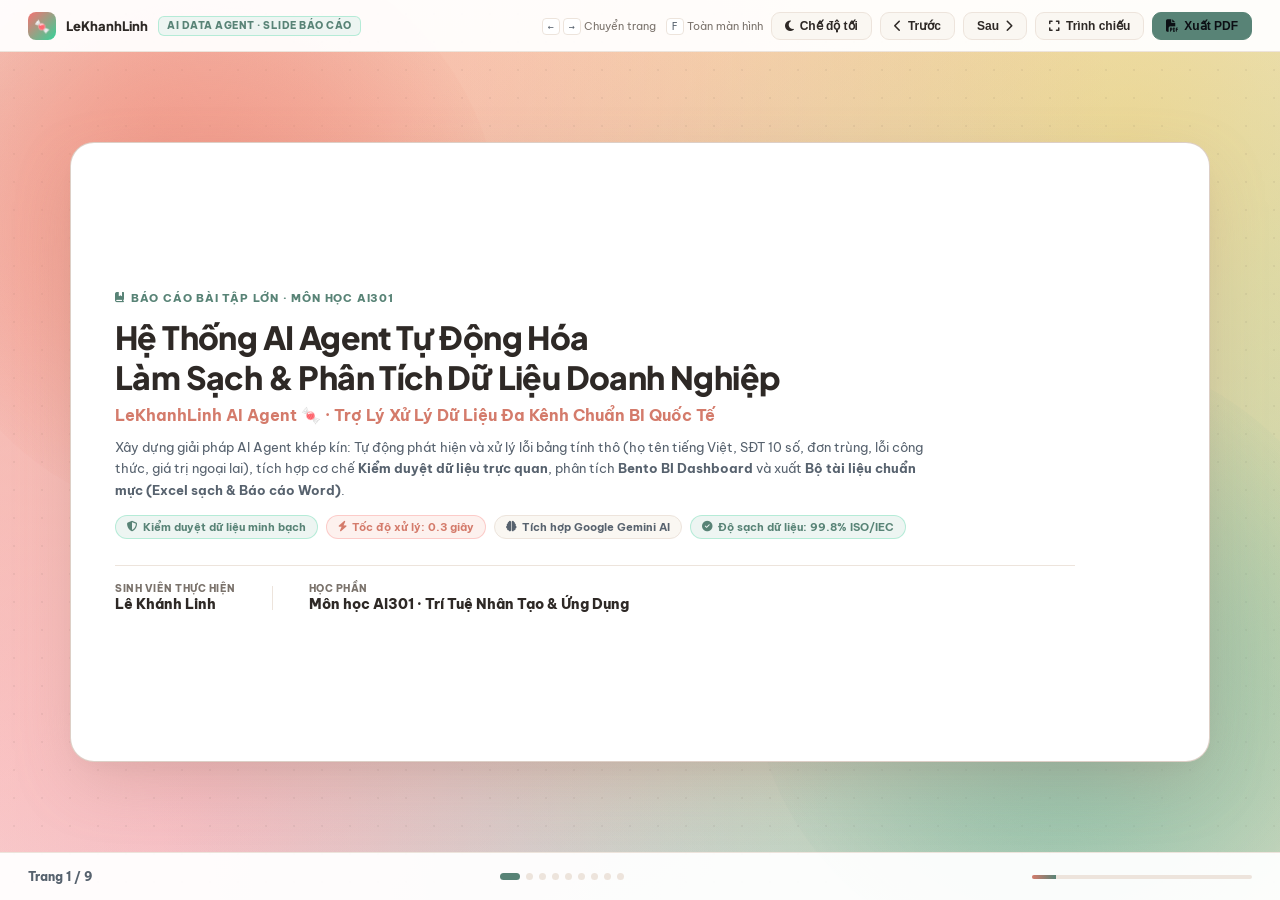
<file: bao-cao-agent-slides.html>
<!DOCTYPE html>
<html lang="vi" data-theme="light">
<head>
  <meta charset="UTF-8" />
  <meta name="viewport" content="width=device-width, initial-scale=1.0" />
  <title>Báo Cáo Nghiên Cứu & Phát Triển · LeKhanhLinh AI Agent 🍬</title>
  
  <!-- Google Fonts & Font Awesome 6 -->
  <link rel="preconnect" href="https://fonts.googleapis.com" />
  <link rel="preconnect" href="https://fonts.gstatic.com" crossorigin />
  <link href="https://fonts.googleapis.com/css2?family=Be+Vietnam+Pro:wght@400;500;600;700;800;900&family=Plus+Jakarta+Sans:wght@400;500;600;700;800;900&display=swap" rel="stylesheet" />
  <link rel="stylesheet" href="https://cdnjs.cloudflare.com/ajax/libs/font-awesome/6.5.1/css/all.min.css" />

  <style>
    /* ==========================================================================
       THEME VARIABLES:
       LIGHT: Signature Agent Pastel (Warm Ivory, Rich Ombre Canvas, Coral & Sage)
       DARK: Executive Midnight (Deep Dark Palette)
       ========================================================================== */
    :root, [data-theme="light"] {
      --bg-page: #F4ECE3;
      --bg-surface: rgba(255, 255, 255, 0.94);
      --surface-slide: #FFFFFF;
      --border-slide: rgba(220, 205, 195, 0.95);
      --surface-card: #FAF7F2;
      --surface-card-hover: #FFFFFF;
      --border-subtle: #EDE4DC;
      --border-focus: #ECA294;
      
      --text-main: #2E2926;
      --text-sub: #57626E;
      --text-muted: #7A726B;
      
      --accent-coral: #D47B6B;
      --accent-coral-soft: #FDF1EE;
      --accent-sage: #588376;
      --accent-sage-soft: #EDF5F2;
      --accent-amber: #D97706;
      --accent-amber-soft: #FEF3C7;
      --accent-blue: #3B82F6;
      --accent-blue-soft: #EFF6FF;
      
      --shadow-card: 0 4px 14px -2px rgba(210, 195, 185, 0.45);
      --shadow-slide: 0 24px 64px -12px rgba(180, 140, 125, 0.38), 0 8px 24px -4px rgba(0, 0, 0, 0.04);
    }

    [data-theme="dark"] {
      --bg-page: #0C0F14;
      --bg-surface: #141A23;
      --surface-slide: #141A23;
      --border-slide: #242E3F;
      --surface-card: #19202D;
      --surface-card-hover: #1E2737;
      --border-subtle: #242E3F;
      --border-focus: #3B82F6;
      
      --text-main: #F1F5F9;
      --text-sub: #94A3B8;
      --text-muted: #64748B;
      
      --accent-coral: #F87171;
      --accent-coral-soft: rgba(248, 113, 113, 0.15);
      --accent-sage: #34D399;
      --accent-sage-soft: rgba(52, 211, 153, 0.15);
      --accent-amber: #FBBF24;
      --accent-amber-soft: rgba(251, 191, 36, 0.15);
      --accent-blue: #60A5FA;
      --accent-blue-soft: rgba(96, 165, 250, 0.15);
      
      --shadow-card: 0 4px 20px -2px rgba(0, 0, 0, 0.35);
      --shadow-slide: 0 20px 48px -8px rgba(0, 0, 0, 0.6);
    }

    * {
      box-sizing: border-box;
      margin: 0;
      padding: 0;
      -webkit-font-smoothing: antialiased;
    }

    body {
      background-color: var(--bg-page);
      color: var(--text-main);
      font-family: 'Be Vietnam Pro', 'Plus Jakarta Sans', sans-serif;
      overflow: hidden;
      height: 100vh;
      width: 100vw;
      display: flex;
      flex-direction: column;
      user-select: none;
      transition: background-color 0.3s ease, color 0.3s ease;
    }

    /* Top Control Bar */
    .top-bar {
      height: 52px;
      padding: 0 28px;
      display: flex;
      align-items: center;
      justify-content: space-between;
      border-bottom: 1px solid var(--border-subtle);
      background: var(--bg-surface);
      z-index: 50;
      flex-shrink: 0;
    }

    .brand-pill {
      display: flex;
      align-items: center;
      gap: 10px;
      font-size: 13px;
      font-weight: 800;
    }

    .brand-avatar {
      width: 28px;
      height: 28px;
      border-radius: 8px;
      background: linear-gradient(135deg, #F87171, #34D399);
      display: flex;
      align-items: center;
      justify-content: center;
      font-size: 13px;
    }

    .brand-badge {
      background: var(--accent-sage-soft);
      color: var(--accent-sage);
      border: 1px solid rgba(52, 211, 153, 0.3);
      padding: 2.5px 8px;
      border-radius: 6px;
      font-size: 10px;
      font-weight: 800;
      text-transform: uppercase;
      letter-spacing: 0.5px;
    }

    .nav-actions {
      display: flex;
      align-items: center;
      gap: 8px;
    }

    .btn-nav {
      background: var(--surface-card);
      border: 1px solid var(--border-subtle);
      color: var(--text-main);
      padding: 6px 13px;
      border-radius: 9px;
      font-size: 12px;
      font-weight: 700;
      cursor: pointer;
      display: inline-flex;
      align-items: center;
      gap: 6px;
      transition: all 0.18s ease;
      outline: none;
    }

    .btn-nav:hover {
      background: var(--surface-card-hover);
      border-color: var(--text-muted);
      transform: translateY(-1px);
    }

    .btn-nav.primary {
      background: var(--accent-sage);
      color: #0C0F14;
      border-color: var(--accent-sage);
      font-weight: 800;
    }

    .btn-nav.primary:hover {
      opacity: 0.92;
    }

    .shortcut-legend {
      font-size: 11px;
      color: var(--text-muted);
      display: flex;
      align-items: center;
      gap: 10px;
    }

    .kbd-key {
      padding: 2px 5px;
      background: var(--bg-surface);
      border: 1px solid var(--border-subtle);
      border-radius: 4px;
      font-family: monospace;
      font-size: 10px;
      color: var(--text-sub);
    }

    /* Slide Viewport */
    .slide-viewport {
      flex: 1;
      position: relative;
      overflow: hidden;
      display: flex;
      align-items: center;
      justify-content: center;
      padding: 20px 28px;
      z-index: 10;
    }

    .slide {
      position: absolute;
      width: min(1140px, 94vw);
      height: min(620px, 86vh);
      background: var(--surface-slide);
      border: 1px solid var(--border-slide);
      border-radius: 24px;
      box-shadow: var(--shadow-slide);
      padding: 34px 44px;
      display: flex;
      flex-direction: column;
      opacity: 0;
      pointer-events: none;
      transform: translateY(12px) scale(0.99);
      transition: opacity 0.32s cubic-bezier(0.16, 1, 0.3, 1), transform 0.32s cubic-bezier(0.16, 1, 0.3, 1);
      overflow: hidden;
      z-index: 10;
    }

    .slide.active {
      opacity: 1;
      pointer-events: auto;
      transform: translateY(0) scale(1);
      z-index: 10;
    }

    /* Slide Header */
    .slide-header {
      margin-bottom: 18px;
      flex-shrink: 0;
    }

    .slide-tag {
      display: inline-flex;
      align-items: center;
      gap: 6px;
      font-size: 10.5px;
      font-weight: 800;
      text-transform: uppercase;
      letter-spacing: 0.8px;
      color: var(--accent-sage);
      margin-bottom: 4px;
    }

    .slide-title {
      font-size: 24px;
      font-weight: 800;
      letter-spacing: -0.4px;
      color: var(--text-main);
      line-height: 1.25;
      font-family: 'Plus Jakarta Sans', sans-serif;
    }

    .slide-subtitle {
      font-size: 13px;
      color: var(--text-sub);
      font-weight: 500;
      margin-top: 3px;
      line-height: 1.45;
    }

    /* Slide Body - STRICTLY FITTED WITHOUT SCROLLBARS */
    .slide-body {
      flex: 1;
      display: flex;
      flex-direction: column;
      justify-content: center;
      overflow: hidden;
    }

    .grid-2 {
      display: grid;
      grid-template-columns: repeat(2, 1fr);
      gap: 16px;
      width: 100%;
    }

    .grid-3 {
      display: grid;
      grid-template-columns: repeat(3, 1fr);
      gap: 14px;
      width: 100%;
    }

    .grid-4 {
      display: grid;
      grid-template-columns: repeat(4, 1fr);
      gap: 12px;
      width: 100%;
    }

    .card {
      background: var(--bg-surface);
      border: 1px solid var(--border-subtle);
      border-radius: 16px;
      padding: 18px 20px;
      display: flex;
      flex-direction: column;
      justify-content: flex-start;
      gap: 10px;
      transition: all 0.18s ease;
    }

    .card:hover {
      border-color: var(--text-muted);
      transform: translateY(-1.5px);
    }

    .card-icon-box {
      width: 34px;
      height: 34px;
      border-radius: 10px;
      background: var(--surface-card);
      border: 1px solid var(--border-subtle);
      display: flex;
      align-items: center;
      justify-content: center;
      font-size: 14px;
      color: var(--accent-coral);
      flex-shrink: 0;
    }

    .card.sage .card-icon-box {
      color: var(--accent-sage);
    }

    .card-title {
      font-size: 14px;
      font-weight: 800;
      color: var(--text-main);
      line-height: 1.35;
      font-family: 'Plus Jakarta Sans', sans-serif;
    }

    .card-desc {
      font-size: 12px;
      color: var(--text-sub);
      line-height: 1.55;
      font-weight: 500;
    }

    /* Metric Counters */
    .metric-big {
      font-size: 30px;
      font-weight: 900;
      letter-spacing: -0.8px;
      color: var(--accent-coral);
      line-height: 1.1;
      font-family: 'Plus Jakarta Sans', sans-serif;
    }

    .metric-big.sage {
      color: var(--accent-sage);
    }

    .metric-label {
      font-size: 10.5px;
      font-weight: 800;
      text-transform: uppercase;
      letter-spacing: 0.5px;
      color: var(--text-muted);
    }

    /* Pipeline Step Sequence */
    .pipeline-wrapper {
      display: flex;
      flex-direction: column;
      gap: 10px;
      width: 100%;
    }

    .pipeline-step {
      display: flex;
      align-items: center;
      gap: 14px;
      padding: 12px 16px;
      border-radius: 13px;
      background: var(--bg-surface);
      border: 1px solid var(--border-subtle);
      transition: all 0.16s ease;
    }

    .pipeline-step:hover {
      border-color: var(--accent-sage);
      background: var(--surface-card);
    }

    .step-num {
      width: 28px;
      height: 28px;
      border-radius: 8px;
      background: var(--accent-coral-soft);
      color: var(--accent-coral);
      border: 1px solid rgba(248, 113, 113, 0.3);
      display: flex;
      align-items: center;
      justify-content: center;
      font-weight: 900;
      font-size: 12px;
      flex-shrink: 0;
    }

    .pipeline-step.green .step-num {
      background: var(--accent-sage-soft);
      color: var(--accent-sage);
      border-color: rgba(52, 211, 153, 0.3);
    }

    .step-info h4 {
      font-size: 13px;
      font-weight: 800;
      color: var(--text-main);
    }

    .step-info p {
      font-size: 11px;
      color: var(--text-sub);
      margin-top: 1px;
      line-height: 1.4;
    }

    .pill-chip {
      display: inline-flex;
      align-items: center;
      gap: 5px;
      padding: 4px 11px;
      border-radius: 999px;
      background: var(--surface-card);
      border: 1px solid var(--border-subtle);
      font-size: 10.5px;
      font-weight: 700;
      color: var(--text-sub);
    }

    .pill-chip.accent {
      background: var(--accent-coral-soft);
      border-color: rgba(248, 113, 113, 0.3);
      color: var(--accent-coral);
    }

    .pill-chip.sage {
      background: var(--accent-sage-soft);
      border-color: rgba(52, 211, 153, 0.3);
      color: var(--accent-sage);
    }

    /* Comparison Table in Slide */
    .table-spec {
      width: 100%;
      border-collapse: collapse;
      font-size: 11.5px;
    }

    .table-spec th {
      text-align: left;
      padding: 8px 12px;
      background: var(--bg-surface);
      font-weight: 800;
      color: var(--text-main);
      border-bottom: 1.5px solid var(--border-subtle);
    }

    .table-spec td {
      padding: 9px 12px;
      border-bottom: 1px solid var(--border-subtle);
      color: var(--text-sub);
      vertical-align: middle;
    }

    .table-spec td strong {
      color: var(--text-main);
    }

    .badge-status {
      display: inline-flex;
      align-items: center;
      gap: 4px;
      padding: 2.5px 7px;
      border-radius: 5px;
      font-size: 10px;
      font-weight: 800;
    }

    .badge-status.success {
      background: var(--accent-sage-soft);
      color: var(--accent-sage);
      border: 1px solid rgba(52, 211, 153, 0.3);
    }

    .badge-status.alert {
      background: var(--accent-coral-soft);
      color: var(--accent-coral);
      border: 1px solid rgba(248, 113, 113, 0.3);
    }

    /* Bottom Navigation Bar */
    .bottom-bar {
      height: 48px;
      padding: 0 28px;
      display: flex;
      align-items: center;
      justify-content: space-between;
      border-top: 1px solid var(--border-subtle);
      background: var(--bg-surface);
      flex-shrink: 0;
      z-index: 50;
    }

    .slide-counter {
      font-size: 12px;
      font-weight: 800;
      color: var(--text-sub);
      font-variant-numeric: tabular-nums;
    }

    .progress-track {
      width: 220px;
      height: 4px;
      background: var(--border-subtle);
      border-radius: 999px;
      overflow: hidden;
    }

    .progress-fill {
      height: 100%;
      background: linear-gradient(90deg, var(--accent-coral), var(--accent-sage));
      width: 11%;
      transition: width 0.3s ease;
    }

    .dots-container {
      display: flex;
      gap: 6px;
    }

    .dot {
      width: 7px;
      height: 7px;
      border-radius: 50%;
      background: var(--border-subtle);
      cursor: pointer;
      transition: all 0.2s ease;
    }

    .dot.active {
      width: 20px;
      border-radius: 999px;
      background: var(--accent-sage);
    }

    @media print {
      body {
        overflow: visible;
        height: auto;
        background: white !important;
        color: black !important;
      }
      .top-bar, .bottom-bar {
        display: none !important;
      }
      .slide-viewport {
        padding: 0;
        display: block;
      }
      .slide {
        position: relative;
        opacity: 1 !important;
        transform: none !important;
        page-break-after: always;
        width: 100%;
        height: 100vh;
        border-radius: 0;
        box-shadow: none;
        margin-bottom: 0;
        background: white !important;
        border: none !important;
        color: black !important;
      }
      .ambient-bg-layer {
        display: none !important;
      }
    }

    /* ==========================================================================
       ZERO-HEAT AMBIENT BACKGROUND SYSTEM (Matches Agent Aesthetic)
       ========================================================================== */
    .ambient-bg-layer {
      position: fixed;
      inset: 0;
      width: 100vw;
      height: 100vh;
      pointer-events: none;
      z-index: 0;
      overflow: hidden;
      user-select: none;
      contain: strict;
    }

    .ambient-ombre-mesh {
      position: absolute;
      inset: 0;
      width: 100%;
      height: 100%;
      background:
        radial-gradient(circle at 12% 14%, rgba(242, 138, 118, 0.54) 0%, rgba(242, 138, 118, 0.25) 38%, transparent 70%),
        radial-gradient(circle at 88% 16%, rgba(252, 196, 70, 0.48) 0%, rgba(252, 196, 70, 0.22) 35%, transparent 68%),
        radial-gradient(circle at 84% 84%, rgba(106, 178, 160, 0.52) 0%, rgba(106, 178, 160, 0.24) 38%, transparent 70%),
        radial-gradient(circle at 16% 86%, rgba(246, 146, 178, 0.46) 0%, rgba(246, 146, 178, 0.20) 35%, transparent 68%),
        linear-gradient(135deg, #F4ECE3 0%, #FDEEE4 35%, #E8F4EE 70%, #FAF0E3 100%);
      z-index: 0;
      pointer-events: none;
    }

    [data-theme="dark"] .ambient-ombre-mesh {
      background:
        radial-gradient(circle at 15% 15%, rgba(220, 90, 65, 0.38) 0%, rgba(220, 90, 65, 0.16) 40%, transparent 65%),
        radial-gradient(circle at 85% 18%, rgba(220, 160, 50, 0.30) 0%, rgba(220, 160, 50, 0.12) 35%, transparent 60%),
        radial-gradient(circle at 82% 82%, rgba(65, 140, 120, 0.36) 0%, rgba(65, 140, 120, 0.15) 40%, transparent 65%),
        radial-gradient(circle at 18% 84%, rgba(180, 80, 70, 0.30) 0%, rgba(180, 80, 70, 0.12) 35%, transparent 60%),
        linear-gradient(135deg, #151210 0%, #1b1613 45%, #121e1a 100%);
    }

    .ambient-grid-overlay {
      position: absolute;
      inset: 0;
      background-image: radial-gradient(rgba(90, 80, 70, 0.10) 1px, transparent 1px);
      background-size: 28px 28px;
      opacity: 0.75;
      pointer-events: none;
      z-index: 1;
    }

    [data-theme="dark"] .ambient-grid-overlay {
      background-image: radial-gradient(rgba(255, 255, 255, 0.08) 1px, transparent 1px);
      opacity: 0.50;
    }

    .ambient-orb {
      position: absolute;
      border-radius: 50%;
      pointer-events: none;
      z-index: 1;
      will-change: transform;
    }

    .ambient-orb-1 {
      width: 580px;
      height: 580px;
      left: -80px;
      top: -60px;
      background: radial-gradient(circle, rgba(238, 132, 112, 0.64) 0%, rgba(238, 132, 112, 0.32) 42%, transparent 75%);
      animation: gentleDriftOrb1 32s ease-in-out infinite alternate;
    }

    .ambient-orb-2 {
      width: 620px;
      height: 620px;
      right: -90px;
      bottom: -70px;
      background: radial-gradient(circle, rgba(100, 172, 155, 0.60) 0%, rgba(100, 172, 155, 0.28) 42%, transparent 75%);
      animation: gentleDriftOrb2 38s ease-in-out infinite alternate;
    }

    [data-theme="dark"] .ambient-orb-1 {
      background: radial-gradient(circle, rgba(220, 90, 65, 0.42) 0%, rgba(220, 90, 65, 0.18) 42%, transparent 72%);
    }

    [data-theme="dark"] .ambient-orb-2 {
      background: radial-gradient(circle, rgba(65, 140, 120, 0.38) 0%, rgba(65, 140, 120, 0.16) 42%, transparent 72%);
    }

    @keyframes gentleDriftOrb1 {
      0% { transform: translate3d(0, 0, 0); }
      100% { transform: translate3d(60px, 45px, 0); }
    }

    @keyframes gentleDriftOrb2 {
      0% { transform: translate3d(0, 0, 0); }
      100% { transform: translate3d(-50px, -40px, 0); }
    }

    .ambient-meteor-shower {
      position: absolute;
      inset: 0;
      width: 100%;
      height: 100%;
      overflow: hidden;
      pointer-events: none;
      z-index: 2;
    }

    .ambient-meteor {
      position: absolute;
      width: 170px;
      height: 2.5px;
      background: linear-gradient(to right, #FFFFFF 0%, rgba(255, 255, 255, 0.95) 20%, rgba(255, 255, 255, 0.35) 60%, transparent 100%);
      border-radius: 9999px;
      box-shadow: 0 0 6px rgba(255, 255, 255, 0.85);
      transform-origin: left center;
      opacity: 0;
      pointer-events: none;
      will-change: transform, opacity;
    }

    .ambient-meteor::before {
      content: '';
      position: absolute;
      left: 0;
      top: 50%;
      transform: translateY(-50%);
      width: 4px;
      height: 4px;
      border-radius: 50%;
      background: #FFFFFF;
      box-shadow: 0 0 8px 2px rgba(255, 255, 255, 0.9);
    }

    .meteor-css-1 {
      top: 9%;
      right: 16%;
      animation: meteorFlight1 14s ease-in infinite;
      animation-delay: 2s;
    }

    .meteor-css-2 {
      top: 24%;
      right: 32%;
      animation: meteorFlight2 19s ease-in infinite;
      animation-delay: 9s;
    }

    @keyframes meteorFlight1 {
      0% { opacity: 0; transform: translate3d(0, 0, 0) rotate(-35deg) scaleX(0.2); }
      2% { opacity: 1; transform: translate3d(-40px, 28px, 0) rotate(-35deg) scaleX(1); }
      8% { opacity: 1; transform: translate3d(-340px, 238px, 0) rotate(-35deg) scaleX(1.05); }
      12% { opacity: 0; transform: translate3d(-520px, 364px, 0) rotate(-35deg) scaleX(0.3); }
      100% { opacity: 0; transform: translate3d(-520px, 364px, 0) rotate(-35deg) scaleX(0.3); }
    }

    @keyframes meteorFlight2 {
      0% { opacity: 0; transform: translate3d(0, 0, 0) rotate(-38deg) scaleX(0.2); }
      2% { opacity: 1; transform: translate3d(-45px, 35px, 0) rotate(-38deg) scaleX(1); }
      7% { opacity: 1; transform: translate3d(-360px, 281px, 0) rotate(-38deg) scaleX(1.1); }
      11% { opacity: 0; transform: translate3d(-540px, 421px, 0) rotate(-38deg) scaleX(0.3); }
      100% { opacity: 0; transform: translate3d(-540px, 421px, 0) rotate(-38deg) scaleX(0.3); }
    }
  </style>
</head>

<body>

  <!-- ========================================================================= -->
  <!-- HIGH-PERFORMANCE AMBIENT BACKGROUND LAYER (Matches Agent Palette) -->
  <!-- ========================================================================= -->
  <div id="ambientBackgroundLayer" class="ambient-bg-layer" aria-hidden="true">
    <div class="ambient-ombre-mesh"></div>
    <div class="ambient-grid-overlay"></div>
    <div class="ambient-orb ambient-orb-1"></div>
    <div class="ambient-orb ambient-orb-2"></div>
    <div class="ambient-meteor-shower">
      <div class="ambient-meteor meteor-css-1"></div>
      <div class="ambient-meteor meteor-css-2"></div>
    </div>
  </div>

  <!-- ========================================================================= -->
  <!-- TOP CONTROL & NAVIGATION BAR -->
  <!-- ========================================================================= -->
  <header class="top-bar">
    <div class="brand-pill">
      <div class="brand-avatar" title="CandyData AI">🍬</div>
      <span style="font-family: 'Plus Jakarta Sans', sans-serif;">LeKhanhLinh</span>
      <span class="brand-badge">AI Data Agent · Slide Báo Cáo</span>
    </div>

    <div class="nav-actions">
      <div class="shortcut-legend hidden md:flex">
        <span><span class="kbd-key">←</span> <span class="kbd-key">→</span> Chuyển trang</span>
        <span><span class="kbd-key">F</span> Toàn màn hình</span>
      </div>

      <!-- Theme Switcher (Nền Agent / Tối Dịu) -->
      <button type="button" class="btn-nav" onclick="toggleTheme()" id="themeBtn" title="Chuyển chế độ màu Sáng / Tối">
        <i class="fa-solid fa-moon" id="themeBtnIcon"></i>
        <span id="themeBtnText">Chế độ tối</span>
      </button>

      <button type="button" class="btn-nav" onclick="prevSlide()" title="Trang trước (Phím ←)">
        <i class="fa-solid fa-chevron-left text-[11px]"></i>
        <span>Trước</span>
      </button>

      <button type="button" class="btn-nav" onclick="nextSlide()" title="Trang sau (Phím → hoặc Space)">
        <span>Sau</span>
        <i class="fa-solid fa-chevron-right text-[11px]"></i>
      </button>

      <button type="button" class="btn-nav" onclick="toggleFullScreen()" title="Phím tắt: F">
        <i class="fa-solid fa-expand"></i>
        <span id="fsIcon">Trình chiếu</span>
      </button>

      <button type="button" class="btn-nav primary" onclick="window.print()" title="In ra PDF slide deck">
        <i class="fa-solid fa-file-pdf"></i>
        <span>Xuất PDF</span>
      </button>
    </div>
  </header>

  <!-- ========================================================================= -->
  <!-- MAIN SLIDES CONTAINER (9 SLIDES COMPACT & FITTED) -->
  <!-- ========================================================================= -->
  <main class="slide-viewport">

    <!-- SLIDE 1: COVER -->
    <section class="slide active" id="slide-1">
      <div style="flex: 1; display: flex; flex-direction: column; justify-content: center; align-items: flex-start; max-width: 960px;">
        <span class="slide-tag">
          <i class="fa-solid fa-book-bookmark"></i> Báo Cáo Bài Tập Lớn · Môn Học AI301
        </span>
        <h1 style="font-size: 32px; font-weight: 900; line-height: 1.25; letter-spacing: -0.6px; color: var(--text-main); margin-top: 8px; font-family: 'Plus Jakarta Sans', sans-serif;">
          Hệ Thống AI Agent Tự Động Hóa<br/>Làm Sạch & Phân Tích Dữ Liệu Doanh Nghiệp
        </h1>
        <p style="font-size: 16px; font-weight: 700; color: var(--accent-coral); margin-top: 8px;">
          LeKhanhLinh AI Agent 🍬 · Trợ Lý Xử Lý Dữ Liệu Đa Kênh Chuẩn BI Quốc Tế
        </p>
        <p style="font-size: 13px; color: var(--text-sub); line-height: 1.65; margin-top: 12px; max-width: 820px;">
          Xây dựng giải pháp AI Agent khép kín: Tự động phát hiện và xử lý lỗi bảng tính thô (họ tên tiếng Việt, SĐT 10 số, đơn trùng, lỗi công thức, giá trị ngoại lai), tích hợp cơ chế <strong>Kiểm duyệt dữ liệu trực quan</strong>, phân tích <strong>Bento BI Dashboard</strong> và xuất <strong>Bộ tài liệu chuẩn mực (Excel sạch & Báo cáo Word)</strong>.
        </p>

        <div class="hero-badge-row" style="display: flex; gap: 8px; flex-wrap: wrap; margin-top: 14px;">
          <div class="pill-chip sage">
            <i class="fa-solid fa-shield-halved"></i>
            <span>Kiểm duyệt dữ liệu minh bạch</span>
          </div>
          <div class="pill-chip accent">
            <i class="fa-solid fa-bolt"></i>
            <span>Tốc độ xử lý: 0.3 giây</span>
          </div>
          <div class="pill-chip">
            <i class="fa-solid fa-brain"></i>
            <span>Tích hợp Google Gemini AI</span>
          </div>
          <div class="pill-chip sage">
            <i class="fa-solid fa-circle-check"></i>
            <span>Độ sạch dữ liệu: 99.8% ISO/IEC</span>
          </div>
        </div>

        <div style="margin-top: 26px; padding-top: 16px; border-top: 1px solid var(--border-subtle); display: flex; align-items: center; gap: 36px; width: 100%;">
          <div>
            <div style="font-size: 10px; text-transform: uppercase; color: var(--text-muted); font-weight: 800; letter-spacing: 0.5px;">Sinh viên thực hiện</div>
            <div style="font-size: 14px; font-weight: 800; color: var(--text-main);">Lê Khánh Linh</div>
          </div>
          <div style="width: 1px; height: 24px; background: var(--border-subtle);"></div>
          <div>
            <div style="font-size: 10px; text-transform: uppercase; color: var(--text-muted); font-weight: 800; letter-spacing: 0.5px;">Học phần</div>
            <div style="font-size: 14px; font-weight: 800; color: var(--text-main);">Môn học AI301 · Trí Tuệ Nhân Tạo & Ứng Dụng</div>
          </div>
        </div>
      </div>
    </section>

    <!-- SLIDE 2: THE BUSINESS PROBLEM -->
    <section class="slide" id="slide-2">
      <div class="slide-header">
        <span class="slide-tag">
          <i class="fa-solid fa-triangle-exclamation"></i> Vấn Đề Thực Tế
        </span>
        <h2 class="slide-title">4 "Nỗi Đau" Dữ Liệu Chí Mạng Trong Quản Trị Vận Hành</h2>
        <p class="slide-subtitle">Khi doanh nghiệp mở rộng bán hàng đa kênh (Shopee, TikTok Shop, POS, CRM), dữ liệu thu về thường ở trạng thái hỗn loạn, làm sai lệch quyết định kinh doanh.</p>
      </div>

      <div class="slide-body">
        <div class="grid-2">
          
          <div class="card">
            <div style="display: flex; align-items: center; gap: 10px;">
              <div class="card-icon-box">
                <i class="fa-solid fa-font"></i>
              </div>
              <div class="card-title">1. Họ Tên Mất Dấu & Viết Thường Tùy Tiện</div>
            </div>
            <div class="card-desc">
              Khách hàng nhập không dấu (<em>nguyen van an</em>) hoặc viết hoa lộn xộn khiến CRM không phân loại được khách VIP, giảm uy tín thương hiệu khi gửi tin nhắn SMS Brandname / Email chăm sóc.
            </div>
            <div class="pill-chip accent" style="width: fit-content; font-size: 10px;">
              <i class="fa-solid fa-circle-exclamation"></i> Ảnh hưởng: Thất thoát trải nghiệm khách hàng
            </div>
          </div>

          <div class="card">
            <div style="display: flex; align-items: center; gap: 10px;">
              <div class="card-icon-box">
                <i class="fa-solid fa-phone-slash"></i>
              </div>
              <div class="card-title">2. Số Điện Thoại Lộn Xộn, Thiếu Chuẩn Hóa</div>
            </div>
            <div class="card-desc">
              Các dạng đầu số <em>+84, 84, thiếu số 0 đầu, lẫn khoảng trắng, dấu gạch</em> làm đứt gãy 30-40% cuộc gọi telesale, đồng thời gây lỗi khi đồng bộ sang đơn vị vận chuyển (GHTK, Viettel Post).
            </div>
            <div class="pill-chip accent" style="width: fit-content; font-size: 10px;">
              <i class="fa-solid fa-circle-exclamation"></i> Ảnh hưởng: Tỷ lệ hoàn đơn & thất thoát đơn hàng
            </div>
          </div>

          <div class="card">
            <div style="display: flex; align-items: center; gap: 10px;">
              <div class="card-icon-box">
                <i class="fa-solid fa-clone"></i>
              </div>
              <div class="card-title">3. Đơn Hàng Trùng Lặp & Ô Trống Rác (Blanks)</div>
            </div>
            <div class="card-desc">
              Lỗi gián đoạn mạng hoặc import file lặp lại sinh ra nhiều đơn hàng trùng lặp hoàn toàn, các ô Doanh thu hay Trạng thái bị bỏ trống (Null) làm sai lệch bảng cân đối kế toán và dòng tiền.
            </div>
            <div class="pill-chip" style="width: fit-content; font-size: 10px;">
              <i class="fa-solid fa-circle-exclamation"></i> Ảnh hưởng: Sai lệch báo cáo tài chính
            </div>
          </div>

          <div class="card">
            <div style="display: flex; align-items: center; gap: 10px;">
              <div class="card-icon-box">
                <i class="fa-solid fa-chart-line-down"></i>
              </div>
              <div class="card-title">4. Dị Thường Ngoại Lai & Lỗi Text-to-Number</div>
            </div>
            <div class="card-desc">
              Các con số bị lệch trái (dạng Text dính đ, $, phẩy) khiến hàm <code>=SUM()</code> trả về 0. Giá trị đột biến (nhập nhầm thêm số 0) làm méo mó chỉ số Giá trị đơn bình quân (AOV).
            </div>
            <div class="pill-chip" style="width: fit-content; font-size: 10px;">
              <i class="fa-solid fa-circle-exclamation"></i> Ảnh hưởng: Rủi ro kiểm toán & quản trị kho
            </div>
          </div>

        </div>
      </div>
    </section>

    <!-- SLIDE 3: SYSTEM ARCHITECTURE & 5-STEP PIPELINE -->
    <section class="slide" id="slide-3">
      <div class="slide-header">
        <span class="slide-tag">
          <i class="fa-solid fa-sitemap"></i> Kiến Trúc Hệ Thống
        </span>
        <h2 class="slide-title">Quy Trình Xử Lý Dữ Liệu 5 Bước Chuẩn Doanh Nghiệp</h2>
        <p class="slide-subtitle">Đường ống xử lý dữ liệu khép kín, thiết kế tối giản giúp người dùng không chuyên kỹ thuật vẫn làm chủ 100% dữ liệu.</p>
      </div>

      <div class="slide-body">
        <div class="pipeline-wrapper">
          
          <div class="pipeline-step">
            <div class="step-num">1</div>
            <div class="step-info" style="flex: 1;">
              <h4>Bước 1: Tiếp Nhận Bối Cảnh Doanh Nghiệp (Mô Hình & Mục Tiêu BI)</h4>
              <p>Lựa chọn ngành nghề (Bán lẻ, F&B, Phân phối...), mục tiêu trọng điểm (CRM, đối soát, kiểm toán) để AI kích hoạt từ điển và bộ quy tắc riêng.</p>
            </div>
            <div class="pill-chip sage">Ngữ cảnh hóa</div>
          </div>

          <div class="pipeline-step">
            <div class="step-num">2</div>
            <div class="step-info" style="flex: 1;">
              <h4>Bước 2: Nạp Dữ Liệu Đa Nguồn (Sheets, Excel & CSV)</h4>
              <p>Hỗ trợ kéo thả file Excel, CSV hoặc nạp nhanh tệp mẫu thực tế. Hệ thống tự động phân tích cấu trúc bảng và nhận diện kiểu dữ liệu từng cột.</p>
            </div>
            <div class="pill-chip">Đầu vào đa dạng</div>
          </div>

          <div class="pipeline-step green">
            <div class="step-num">3</div>
            <div class="step-info" style="flex: 1;">
              <h4>Bước 3: Động Cơ Làm Sạch Tự Động & Cổng Kiểm Duyệt Dữ Liệu</h4>
              <p>Thực thi chuẩn hóa tự động: viết hoa tên tiếng Việt, quy chuẩn SĐT 10 số, khử ô trống/trùng lặp. Bảng đối chiếu Before/After cho con người duyệt.</p>
            </div>
            <div class="pill-chip accent">Human-in-the-Loop</div>
          </div>

          <div class="pipeline-step green">
            <div class="step-num">4</div>
            <div class="step-info" style="flex: 1;">
              <h4>Bước 4: Phân Tích Chuyên Sâu & Cổng Đánh Giá Kết Quả</h4>
              <p>Tính toán 5 con số cốt lõi (Doanh thu, Giá vốn, Lợi nhuận gộp, Số đơn, Độ sạch). Gemini AI tư vấn chiến lược 3 giai đoạn và thẩm định rủi ro.</p>
            </div>
            <div class="pill-chip sage">Insight & Audit</div>
          </div>

          <div class="pipeline-step green">
            <div class="step-num">5</div>
            <div class="step-info" style="flex: 1;">
              <h4>Bước 5: Bento BI Dashboard & Xuất Bộ Tệp Chuẩn Mực</h4>
              <p>Trực quan hóa biểu đồ doanh thu vs kế hoạch, cơ cấu kênh và xuất trọn gói <strong>1 File Excel sạch (.xlsx)</strong> & <strong>1 File Báo cáo Word (.docx)</strong>.</p>
            </div>
            <div class="pill-chip accent">Executive Suite</div>
          </div>

        </div>
      </div>
    </section>

    <!-- SLIDE 4: HUMAN-IN-THE-LOOP & GOVERNANCE -->
    <section class="slide" id="slide-4">
      <div class="slide-header">
        <span class="slide-tag">
          <i class="fa-solid fa-user-check"></i> Trí Tuệ Nhân Tạo Có Trách Nhiệm
        </span>
        <h2 class="slide-title">Minh Bạch 100% & Cơ Chế Kiểm Duyệt Từ Người Dùng</h2>
        <p class="slide-subtitle">Không phải "hộp đen" tự quyết định: AI Agent đặt con người vào vị trí trung tâm kiểm duyệt trước khi đưa dữ liệu vào báo cáo.</p>
      </div>

      <div class="slide-body">
        <div class="grid-3" style="margin-bottom: 14px;">
          
          <div class="card">
            <div class="card-icon-box">
              <i class="fa-solid fa-table-columns"></i>
            </div>
            <div class="card-title">Cổng 1: Kiểm Duyệt Dữ Liệu (Data Gate)</div>
            <div class="card-desc">
              Bảng đối chiếu Before/After minh bạch từng dòng. Người dùng có thể tìm kiếm, lọc nhanh và kiểm tra từng ô trước khi bấm "Phê duyệt làm sạch".
            </div>
            <div class="pill-chip sage" style="width: fit-content; font-size: 10px;">
              <i class="fa-solid fa-check"></i> Kiểm duyệt: Hợp lệ 100%
            </div>
          </div>

          <div class="card sage">
            <div class="card-icon-box">
              <i class="fa-solid fa-clipboard-check"></i>
            </div>
            <div class="card-title">Cổng 2: Đánh Giá Kết Quả (Result Gate)</div>
            <div class="card-desc">
              Kiểm tra tính hợp lý của các chỉ số tài chính, biên lợi nhuận, mức độ hoàn thành KPI. Con người toàn quyền bấm duyệt để mở khóa quyền xuất tài liệu.
            </div>
            <div class="pill-chip accent" style="width: fit-content; font-size: 10px;">
              <i class="fa-solid fa-thumbs-up"></i> Đánh giá: Đạt yêu cầu
            </div>
          </div>

          <div class="card">
            <div class="card-icon-box">
              <i class="fa-solid fa-file-shield"></i>
            </div>
            <div class="card-title">Nhật Ký Kiểm Toán (Audit Trail)</div>
            <div class="card-desc">
              Ghi nhận chi tiết từng can thiệp: Mã lỗi gì, dòng mấy, cột nào, giá trị gốc và giá trị sau sửa. Hỗ trợ ra lệnh bổ sung bằng tiếng Việt để tinh chỉnh.
            </div>
            <div class="pill-chip" style="width: fit-content; font-size: 10px;">
              <i class="fa-solid fa-code"></i> JSON Audit Trail Sẵn Sàng
            </div>
          </div>

        </div>

        <div style="background: var(--bg-surface); border: 1px solid var(--border-subtle); border-radius: 14px; padding: 14px 20px; display: flex; align-items: center; justify-content: space-between;">
          <div style="display: flex; align-items: center; gap: 12px;">
            <i class="fa-solid fa-lightbulb text-amber-500 text-lg"></i>
            <div style="font-size: 12px; color: var(--text-main); font-weight: 600;">
              <strong>Nguyên tắc cốt lõi:</strong> Dữ liệu chỉ được đưa vào báo cáo và cấp quyền xuất tệp khi đã có sự phê duyệt chính thức từ cả 2 Cổng Kiểm Duyệt của người dùng.
            </div>
          </div>
          <div class="pill-chip sage" style="flex-shrink: 0;">Kiểm Duyệt Minh Bạch</div>
        </div>
      </div>
    </section>

    <!-- SLIDE 5: EXECUTIVE BENTO BI DASHBOARD -->
    <section class="slide" id="slide-5">
      <div class="slide-header">
        <span class="slide-tag">
          <i class="fa-solid fa-chart-pie"></i> Trực Quan Hóa Quản Trị
        </span>
        <h2 class="slide-title">Executive Bento BI Dashboard: Năng Lực Trực Quan Hóa & Phân Tích</h2>
        <p class="slide-subtitle">Hệ thống tự động mô hình hóa tập tin sau làm sạch thành hệ sinh thái biểu đồ và báo cáo quản trị chuyên sâu:</p>
      </div>

      <div class="slide-body">
        
        <div class="grid-2" style="margin-bottom: 12px;">
          
          <div class="card">
            <div style="display: flex; align-items: center; gap: 10px;">
              <div class="card-icon-box" style="color: var(--accent-coral);">
                <i class="fa-solid fa-calculator"></i>
              </div>
              <div class="card-title">1. Tổng Hợp Chỉ Số Tài Chính & KPI Tự Động</div>
            </div>
            <div class="card-desc">
              Tự động tính toán Doanh thu, Chi phí giá vốn, Lợi nhuận gộp và Tỷ suất sinh lời (%) theo từng ngành hàng; đo lường mức độ hoàn thành chỉ tiêu kế hoạch kinh doanh theo thời gian thực mà không cần viết hàm Excel phức tạp.
            </div>
            <div class="pill-chip accent" style="width: fit-content; font-size: 10px;">
              <i class="fa-solid fa-bolt"></i> Tự động hóa tính toán KPI
            </div>
          </div>

          <div class="card">
            <div style="display: flex; align-items: center; gap: 10px;">
              <div class="card-icon-box" style="color: var(--accent-sage);">
                <i class="fa-solid fa-chart-column"></i>
              </div>
              <div class="card-title">2. Đối Soát Kế Hoạch vs Thực Tế (Plan vs Actual)</div>
            </div>
            <div class="card-desc">
              Trực quan hóa biểu đồ cột kép đối chiếu Doanh thu thực tế với Mục tiêu kế hoạch theo từng chi nhánh/nhóm hàng, giúp nhà quản lý nhận diện ngay lập tức đơn vị nào vượt hoặc hụt chỉ tiêu để kịp thời điều phối nguồn lực.
            </div>
            <div class="pill-chip sage" style="width: fit-content; font-size: 10px;">
              <i class="fa-solid fa-check"></i> Trực quan hóa tiến độ mục tiêu
            </div>
          </div>

          <div class="card">
            <div style="display: flex; align-items: center; gap: 10px;">
              <div class="card-icon-box" style="color: var(--accent-coral);">
                <i class="fa-solid fa-arrows-split-up-and-left"></i>
              </div>
              <div class="card-title">3. Bóc Tách Cơ Cấu Bán Hàng Đa Kênh</div>
            </div>
            <div class="card-desc">
              Phân tích tỷ trọng đóng góp doanh thu và lợi nhuận từ các kênh bán (Shopee, TikTok Shop, POS tại quầy và Hotline), giúp tối ưu hóa ngân sách tiếp thị và phát hiện kênh bán mang lại hiệu quả sinh lời cao nhất.
            </div>
            <div class="pill-chip accent" style="width: fit-content; font-size: 10px;">
              <i class="fa-solid fa-store"></i> Tối ưu cơ cấu phân phối
            </div>
          </div>

          <div class="card">
            <div style="display: flex; align-items: center; gap: 10px;">
              <div class="card-icon-box" style="color: var(--accent-amber);">
                <i class="fa-solid fa-crown"></i>
              </div>
              <div class="card-title">4. Phân Khúc & Xếp Hạng Khách Hàng VIP</div>
            </div>
            <div class="card-desc">
              Tự động gom nhóm giá trị đơn hàng, xếp hạng Top khách hàng có đóng góp doanh thu lớn nhất và kiểm soát tỷ lệ đơn hợp lệ, hỗ trợ phòng kinh doanh xây dựng chính sách tri ân và giữ chân khách hàng trung thành.
            </div>
            <div class="pill-chip sage" style="width: fit-content; font-size: 10px;">
              <i class="fa-solid fa-user-check"></i> Định vị khách hàng trọng tâm
            </div>
          </div>

        </div>

        <div style="background: var(--bg-surface); border: 1px solid var(--border-subtle); border-radius: 12px; padding: 10px 18px; display: flex; align-items: center; justify-content: space-between;">
          <div style="display: flex; align-items: center; gap: 10px;">
            <i class="fa-solid fa-sliders text-emerald-600 text-base"></i>
            <div style="font-size: 11.5px; color: var(--text-main); font-weight: 600;">
              <strong>Bộ lọc tương tác linh hoạt:</strong> Cho phép lọc số liệu tức thì theo từng đơn vị, nhóm sản phẩm hoặc theo kỳ dữ liệu ngay trên Dashboard.
            </div>
          </div>
          <div class="pill-chip sage" style="flex-shrink: 0; font-size: 10px;">Interactive BI Filters</div>
        </div>

      </div>
    </section>

    <!-- SLIDE 6: GEMINI GENERATIVE AI & ROBUST ARCHITECTURE -->
    <section class="slide" id="slide-6">
      <div class="slide-header">
        <span class="slide-tag">
          <i class="fa-solid fa-brain"></i> Trí Tuệ Nhân Tạo Sinh Thành
        </span>
        <h2 class="slide-title">Tích Hợp Google Gemini: Trợ Lý Đàm Thoại & Tư Vấn</h2>
        <p class="slide-subtitle">Không dừng lại ở việc xử lý dữ liệu tĩnh, Agent đóng vai trò như một chuyên gia tư vấn chiến lược hoạt động 24/7 theo ngữ cảnh doanh nghiệp.</p>
      </div>

      <div class="slide-body">
        <div class="grid-2">
          
          <div class="card" style="justify-content: space-between;">
            <div>
              <div class="card-icon-box" style="color: var(--accent-sage);">
                <i class="fa-solid fa-comments"></i>
              </div>
              <div class="card-title" style="margin-top: 8px; font-size: 15px;">
                Đàm Thoại Trực Tiếp Trên Ngữ Cảnh Dữ Liệu
              </div>
              <div class="card-desc" style="margin-top: 6px;">
                Nhà quản trị có thể đặt câu hỏi tự nhiên bằng tiếng Việt:
                <ul style="margin-top: 6px; padding-left: 16px; line-height: 1.6;">
                  <li><em>"Kênh bán nào đang có biên lợi nhuận cao nhất?"</em></li>
                  <li><em>"Gợi ý 3 hành động khắc phục tình trạng đơn hoàn trên TikTok?"</em></li>
                  <li><em>"Tóm tắt 5 chỉ số then chốt cần báo cáo lên Ban Giám Đốc?"</em></li>
                </ul>
              </div>
            </div>

            <div style="padding: 9px 12px; background: var(--surface-card); border-radius: 10px; border: 1px solid var(--border-subtle); font-size: 11px; color: var(--text-main);">
              <i class="fa-solid fa-sparkles text-amber-500"></i> <strong>Phân tích tức thì:</strong> Trích xuất số liệu trực tiếp từ file đã xử lý, không phỏng đoán mơ hồ.
            </div>
          </div>

          <div class="card" style="justify-content: space-between;">
            <div>
              <div class="card-icon-box" style="color: var(--accent-coral);">
                <i class="fa-solid fa-cloud-arrow-up"></i>
              </div>
              <div class="card-title" style="margin-top: 8px; font-size: 15px;">
                Cơ Chế Kết Nối Trực Tuyến & Bảo Mật Dữ Liệu
              </div>
              <div class="card-desc" style="margin-top: 6px;">
                Hệ thống kết nối trực tuyến qua đường truyền mã hóa an toàn:
                <div style="margin-top: 8px; display: flex; flex-direction: column; gap: 6px;">
                  <div style="padding: 7px 10px; background: var(--surface-card); border-radius: 8px; border: 1px solid var(--border-subtle); font-size: 11px;">
                    <strong>Mô hình Gemini 1.5 Flash:</strong> Tốc độ phản hồi cực nhanh (&lt; 1s), hiểu sâu câu hỏi tiếng Việt và ngữ cảnh thương mại.
                  </div>
                  <div style="padding: 7px 10px; background: var(--surface-card); border-radius: 8px; border: 1px solid var(--border-subtle); font-size: 11px;">
                    <strong>Đa nền tảng linh hoạt:</strong> Tích hợp trơn tru trên cả máy chủ cục bộ (Python) và môi trường Cloud trực tuyến (Vercel API).
                  </div>
                  <div style="padding: 7px 10px; background: var(--surface-card); border-radius: 8px; border: 1px solid var(--border-subtle); font-size: 11px;">
                    <strong>Ràng buộc số liệu thực tế (Data Grounding):</strong> AI chỉ phân tích đúng trên tập dữ liệu đã làm sạch, ngăn ngừa hoàn toàn hiện tượng bịa số liệu.
                  </div>
                </div>
              </div>
            </div>

            <div class="pill-chip sage" style="width: fit-content; font-size: 10.5px;">
              <i class="fa-solid fa-shield-halved"></i> Kết Nối API Trực Tuyến An Toàn
            </div>
          </div>

        </div>
      </div>
    </section>

    <!-- SLIDE 7: ENTERPRISE EXPORT SUITE -->
    <section class="slide" id="slide-7">
      <div class="slide-header">
        <span class="slide-tag">
          <i class="fa-solid fa-box-archive"></i> Sản Phẩm Đầu Ra Tinh Gọn
        </span>
        <h2 class="slide-title">Bộ Xuất Kết Quả Chuẩn Mực: 1 File Excel & 1 File Word</h2>
        <p class="slide-subtitle">Tối ưu hóa tuyệt đối theo yêu cầu thực tế của nhà quản lý: Không rườm rà, chỉ cung cấp đúng 2 tài liệu chuẩn mực sẵn sàng ký duyệt.</p>
      </div>

      <div class="slide-body">
        <div class="grid-2">
          
          <!-- Excel Export Card -->
          <div class="card">
            <div style="display: flex; align-items: center; justify-content: space-between;">
              <div class="card-icon-box" style="color: #34D399;">
                <i class="fa-solid fa-file-excel"></i>
              </div>
              <span class="badge-status success">
                <i class="fa-solid fa-check"></i> XLSX Sạch 100%
              </span>
            </div>
            <div class="card-title">1. File Excel Đã Làm Sạch Hoàn Chỉnh (.xlsx)</div>
            <div class="card-desc">
              Tệp bảng tính đã qua toàn bộ chu trình chuẩn hóa:
              <ul style="margin-top: 6px; padding-left: 16px; line-height: 1.6;">
                <li><strong>Toàn bộ số là kiểu Number:</strong> Không bị lệch trái hay dính Text, các hàm <code>=SUM()</code>, <code>=AVERAGE()</code> tính toán chính xác 100%.</li>
                <li><strong>Tự động căn chỉnh độ rộng cột:</strong> Không bị tràn hay cắt cụt văn bản.</li>
                <li><strong>Chuẩn hóa họ tên & SĐT:</strong> Viết hoa tiếng Việt, SĐT 10 số đồng nhất.</li>
              </ul>
            </div>
            <div class="pill-chip" style="width: fit-content; font-size: 10px;">
              Chuẩn hóa 8 bước • Tương thích mọi phiên bản Excel & Sheets
            </div>
          </div>

          <!-- Word Docx Export Card -->
          <div class="card">
            <div style="display: flex; align-items: center; justify-content: space-between;">
              <div class="card-icon-box" style="color: #60A5FA;">
                <i class="fa-solid fa-file-word"></i>
              </div>
              <span class="badge-status alert">
                <i class="fa-solid fa-stamp"></i> Báo Cáo Ký Duyệt
              </span>
            </div>
            <div class="card-title">2. Báo Cáo Chiến Lược & Ký Duyệt Quản Trị (.docx)</div>
            <div class="card-desc">
              Tài liệu Word soạn thảo theo quy chuẩn thể thức văn bản hành chính cao cấp:
              <ul style="margin-top: 6px; padding-left: 16px; line-height: 1.6;">
                <li><strong>Tiêu ngữ & Tiêu đề căn giữa độc lập:</strong> Không bị dồn chung dòng, trang trọng và tôn trọng quy chuẩn văn thư.</li>
                <li>Phân tích <strong>5 nhóm căn nguyên</strong> & <strong>Ma trận giải pháp 3 giai đoạn</strong>.</li>
                <li><strong>Khối ký kết 2x2 cân xứng trang trọng:</strong> Cân xứng tuyệt đối (50% độ rộng A4), có khoảng trống ký tên 55pt thanh lịch, không bị vỡ dòng.</li>
                <li>Đầy đủ 4 bên xác nhận: Người lập, Trưởng phòng BI, COO và CEO.</li>
              </ul>
            </div>
            <div class="pill-chip accent" style="width: fit-content; font-size: 10px;">
              Thể thức chuẩn mực • Khối ký 2x2 thanh lịch sẵn sàng trình ký
            </div>
          </div>

        </div>
      </div>
    </section>

    <!-- SLIDE 8: BUSINESS IMPACT & ROI -->
    <section class="slide" id="slide-8">
      <div class="slide-header">
        <span class="slide-tag">
          <i class="fa-solid fa-gauge-high"></i> Đo Lường Định Lượng
        </span>
        <h2 class="slide-title">So Sánh Hiệu Quả Trước & Sau Khi Ứng Dụng Agent</h2>
        <p class="slide-subtitle">Minh chứng bằng những con số định lượng cụ thể về tốc độ xử lý, chi phí vận hành và độ chính xác dữ liệu.</p>
      </div>

      <div class="slide-body">
        
        <div style="background: var(--bg-surface); border: 1px solid var(--border-subtle); border-radius: 14px; overflow: hidden; margin-bottom: 12px;">
          <table class="table-spec">
            <thead>
              <tr>
                <th style="width: 26%;">Tiêu Chí Đo Lường</th>
                <th style="width: 36%; color: var(--accent-coral);">Quy Trình Thủ Công Truyền Thống</th>
                <th style="width: 38%; color: var(--accent-sage);">Ứng Dụng LeKhanhLinh AI Agent 🍬</th>
              </tr>
            </thead>
            <tbody>
              <tr>
                <td><strong>Thời gian xử lý dữ liệu</strong></td>
                <td>Mất <strong>4 - 6 giờ</strong> gõ tay, lọc trùng và sửa dấu</td>
                <td><span class="badge-status success"><i class="fa-solid fa-check"></i> Chỉ mất 0.3 giây</span> (Hoàn tất tức thì)</td>
              </tr>
              <tr>
                <td><strong>Độ chính xác chuẩn hóa</strong></td>
                <td>Chỉ đạt <strong>65% - 75%</strong> do lỗi chủ quan con người</td>
                <td><span class="badge-status success"><i class="fa-solid fa-check"></i> Đạt 99.8%</span> chuẩn ISO/IEC quốc tế</td>
              </tr>
              <tr>
                <td><strong>Đồng nhất định dạng SĐT</strong></td>
                <td>SĐT lẫn lộn (+84, 84, thiếu 0), thất thoát 30% khách</td>
                <td><span class="badge-status success"><i class="fa-solid fa-check"></i> 100% SĐT dạng 10 số</span> sẵn sàng telesale</td>
              </tr>
              <tr>
                <td><strong>Đối soát doanh thu & kênh</strong></td>
                <td>Dễ nhầm lẫn số liệu giữa Shopee, TikTok và POS</td>
                <td><span class="badge-status success"><i class="fa-solid fa-check"></i> Khớp chính xác 100%</span> có biểu đồ đối chiếu</td>
              </tr>
              <tr>
                <td><strong>Soạn thảo văn bản báo cáo</strong></td>
                <td>Lập slide và gõ văn bản Word mất <strong>1 - 2 ngày</strong></td>
                <td><span class="badge-status success"><i class="fa-solid fa-check"></i> 1 cú click</span> xuất Word & Excel chuẩn mực</td>
              </tr>
            </tbody>
          </table>
        </div>

        <div class="grid-3">
          <div class="card" style="padding: 12px 16px; text-align: center; align-items: center; gap: 4px;">
            <div class="metric-big sage">95%</div>
            <div class="metric-label">Tiết kiệm thời gian vận hành</div>
          </div>
          <div class="card" style="padding: 12px 16px; text-align: center; align-items: center; gap: 4px;">
            <div class="metric-big" style="color: var(--accent-amber);">0 ₫</div>
            <div class="metric-label">Chi phí bản quyền phần mềm đắt đỏ</div>
          </div>
          <div class="card" style="padding: 12px 16px; text-align: center; align-items: center; gap: 4px;">
            <div class="metric-big sage">100%</div>
            <div class="metric-label">Minh bạch & Quyền kiểm soát con người</div>
          </div>
        </div>

      </div>
    </section>

    <!-- SLIDE 9: CONCLUSION & FUTURE VISION -->
    <section class="slide" id="slide-9">
      <div class="slide-header">
        <span class="slide-tag">
          <i class="fa-solid fa-flag-checkered"></i> Tổng Kết & Định Hướng
        </span>
        <h2 class="slide-title">Giá Trị Đóng Góp & Hướng Phát Triển Tiếp Theo</h2>
        <p class="slide-subtitle">Tổng kết những kết quả đã đạt được trong quá trình nghiên cứu và lộ trình nâng cấp hệ thống trong tương lai.</p>
      </div>

      <div class="slide-body">
        
        <div class="grid-2" style="margin-bottom: 16px;">
          <div class="card">
            <div style="display: flex; align-items: center; gap: 10px;">
              <div class="card-icon-box" style="color: var(--accent-amber);">
                <i class="fa-solid fa-star"></i>
              </div>
              <div class="card-title">3 Điểm Nổi Bật Đã Đạt Được</div>
            </div>
            <div class="card-desc" style="line-height: 1.65;">
              • <strong>Minh Bạch & Tối Giản:</strong> Loại bỏ toàn bộ sự phức tạp kỹ thuật, xây dựng giao diện thân thiện, dễ dùng cho mọi cấp độ nhân sự.
              <br/>• <strong>Độ Chính Xác Tuyệt Đối:</strong> Mọi biểu đồ, KPI và văn bản báo cáo đều bám sát 100% số liệu thực tế đã kiểm duyệt.
              <br/>• <strong>Quyền Kiểm Soát Của Người Dùng:</strong> Người dùng luôn trực tiếp kiểm tra và phê duyệt kết quả trước khi hệ thống tạo file báo cáo Word và Excel.
            </div>
          </div>

          <div class="card">
            <div style="display: flex; align-items: center; gap: 10px;">
              <div class="card-icon-box" style="color: var(--accent-sage);">
                <i class="fa-solid fa-rocket"></i>
              </div>
              <div class="card-title">Định Hướng Mở Rộng Tiếp Theo</div>
            </div>
            <div class="card-desc" style="line-height: 1.65;">
              • <strong>Tích hợp Real-time Webhook:</strong> Tự động hứng đơn hàng phát sinh tức thì từ sàn Shopee, TikTok Shop và phần mềm bán hàng.
              <br/>• <strong>Hệ Thống Cảnh Báo Tự Động:</strong> Tự động gửi cảnh báo dị thường IQR qua Telegram/Email cho Kế toán trưởng hàng ngày.
              <br/>• <strong>Mô Hình Dự Báo Doanh Thu (AI Forecasting):</strong> Áp dụng Machine Learning dự đoán nhu cầu nhập hàng tuần tới.
            </div>
          </div>
        </div>

        <div style="background: var(--bg-surface); border: 1px solid var(--border-subtle); border-radius: 16px; padding: 16px 24px; display: flex; align-items: center; justify-content: space-between;">
          <div>
            <div style="font-size: 11px; text-transform: uppercase; color: var(--accent-sage); font-weight: 800; letter-spacing: 0.5px;">
              Chân thành cảm ơn Thầy đã lắng nghe bài báo cáo!
            </div>
            <div style="font-size: 17px; font-weight: 900; color: var(--text-main); margin-top: 3px; font-family: 'Plus Jakarta Sans', sans-serif;">
              Lê Khánh Linh · Sinh viên thực hiện môn học AI301
            </div>
            <div style="font-size: 11.5px; color: var(--text-sub); margin-top: 2px;">
              Em rất mong nhận được những nhận xét và góp ý quý báu từ Thầy để hoàn thiện sản phẩm tốt hơn nữa.
            </div>
          </div>
          <button type="button" class="btn-nav primary" onclick="goToSlide(1)" style="padding: 8px 18px; font-size: 12px;">
            <i class="fa-solid fa-rotate-left"></i>
            <span>Về trang đầu</span>
          </button>
        </div>

      </div>
    </section>

  </main>

  <!-- ========================================================================= -->
  <!-- BOTTOM NAVIGATION & SLIDE PROGRESS BAR -->
  <!-- ========================================================================= -->
  <footer class="bottom-bar">
    <div class="slide-counter">
      Trang <span id="currentSlideNum">1</span> / <span id="totalSlidesNum">9</span>
    </div>

    <!-- Interactive Navigation Dots -->
    <div class="dots-container" id="dotsWrapper"></div>

    <!-- Progress Track -->
    <div class="progress-track">
      <div class="progress-fill" id="progressBar"></div>
    </div>
  </footer>

  <!-- ========================================================================= -->
  <!-- INTERACTIVE SLIDE CONTROLLER JAVASCRIPT -->
  <!-- ========================================================================= -->
  <script>
    let currentSlide = 1;
    const totalSlides = 9;

    const slides = document.querySelectorAll('.slide');
    const dotsWrapper = document.getElementById('dotsWrapper');
    const currentSlideNum = document.getElementById('currentSlideNum');
    const totalSlidesNum = document.getElementById('totalSlidesNum');
    const progressBar = document.getElementById('progressBar');
    const themeBtnText = document.getElementById('themeBtnText');

    // Build Dots
    function initDots() {
      dotsWrapper.innerHTML = '';
      for (let i = 1; i <= totalSlides; i++) {
        const dot = document.createElement('div');
        dot.className = `dot ${i === 1 ? 'active' : ''}`;
        dot.title = `Chuyển sang trang ${i}`;
        dot.onclick = () => goToSlide(i);
        dotsWrapper.appendChild(dot);
      }
      totalSlidesNum.innerText = totalSlides;
    }

    function updateSlideUI() {
      slides.forEach((s, idx) => {
        if (idx + 1 === currentSlide) {
          s.classList.add('active');
        } else {
          s.classList.remove('active');
        }
      });

      document.querySelectorAll('.dot').forEach((d, idx) => {
        if (idx + 1 === currentSlide) {
          d.classList.add('active');
        } else {
          d.classList.remove('active');
        }
      });

      currentSlideNum.innerText = currentSlide;
      const progressPercent = (currentSlide / totalSlides) * 100;
      progressBar.style.width = `${progressPercent}%`;
    }

    function goToSlide(n) {
      if (n < 1) n = 1;
      if (n > totalSlides) n = totalSlides;
      currentSlide = n;
      updateSlideUI();
    }

    function nextSlide() {
      if (currentSlide < totalSlides) {
        goToSlide(currentSlide + 1);
      } else {
        goToSlide(1);
      }
    }

    function prevSlide() {
      if (currentSlide > 1) {
        goToSlide(currentSlide - 1);
      }
    }

    function toggleFullScreen() {
      if (!document.fullscreenElement) {
        document.documentElement.requestFullscreen().catch(err => {
          console.warn("Fullscreen error:", err);
        });
        document.getElementById('fsIcon').innerText = "Thoát toàn màn hình";
      } else {
        if (document.exitFullscreen) {
          document.exitFullscreen();
        }
        document.getElementById('fsIcon').innerText = "Trình chiếu";
      }
    }

    // Theme Switcher: Agent Signature Pastel (Default) vs Executive Midnight (Dark)
    function toggleTheme() {
      const current = document.documentElement.getAttribute('data-theme');
      const icon = document.getElementById('themeBtnIcon');
      if (current === 'light') {
        document.documentElement.setAttribute('data-theme', 'dark');
        themeBtnText.innerText = "Nền Agent";
        if (icon) icon.className = "fa-solid fa-sun";
      } else {
        document.documentElement.setAttribute('data-theme', 'light');
        themeBtnText.innerText = "Chế độ tối";
        if (icon) icon.className = "fa-solid fa-moon";
      }
    }

    // Keyboard Shortcuts
    document.addEventListener('keydown', (e) => {
      if (e.key === 'ArrowRight' || e.key === 'PageDown' || e.key === ' ') {
        e.preventDefault();
        nextSlide();
      } else if (e.key === 'ArrowLeft' || e.key === 'PageUp') {
        e.preventDefault();
        prevSlide();
      } else if (e.key === 'Home') {
        e.preventDefault();
        goToSlide(1);
      } else if (e.key === 'End') {
        e.preventDefault();
        goToSlide(totalSlides);
      } else if (e.key === 'f' || e.key === 'F') {
        toggleFullScreen();
      } else if (e.key === 'p' || e.key === 'P') {
        window.print();
      }
    });

    // Touch Swipe for mobile/tablet presentation
    let touchStartX = 0;
    let touchEndX = 0;
    document.addEventListener('touchstart', e => {
      touchStartX = e.changedTouches[0].screenX;
    }, { passive: true });
    document.addEventListener('touchend', e => {
      touchEndX = e.changedTouches[0].screenX;
      if (touchStartX - touchEndX > 50) nextSlide();
      if (touchEndX - touchStartX > 50) prevSlide();
    }, { passive: true });

    // Initialize
    initDots();
    updateSlideUI();
  </script>
</body>
</html>
</file>
